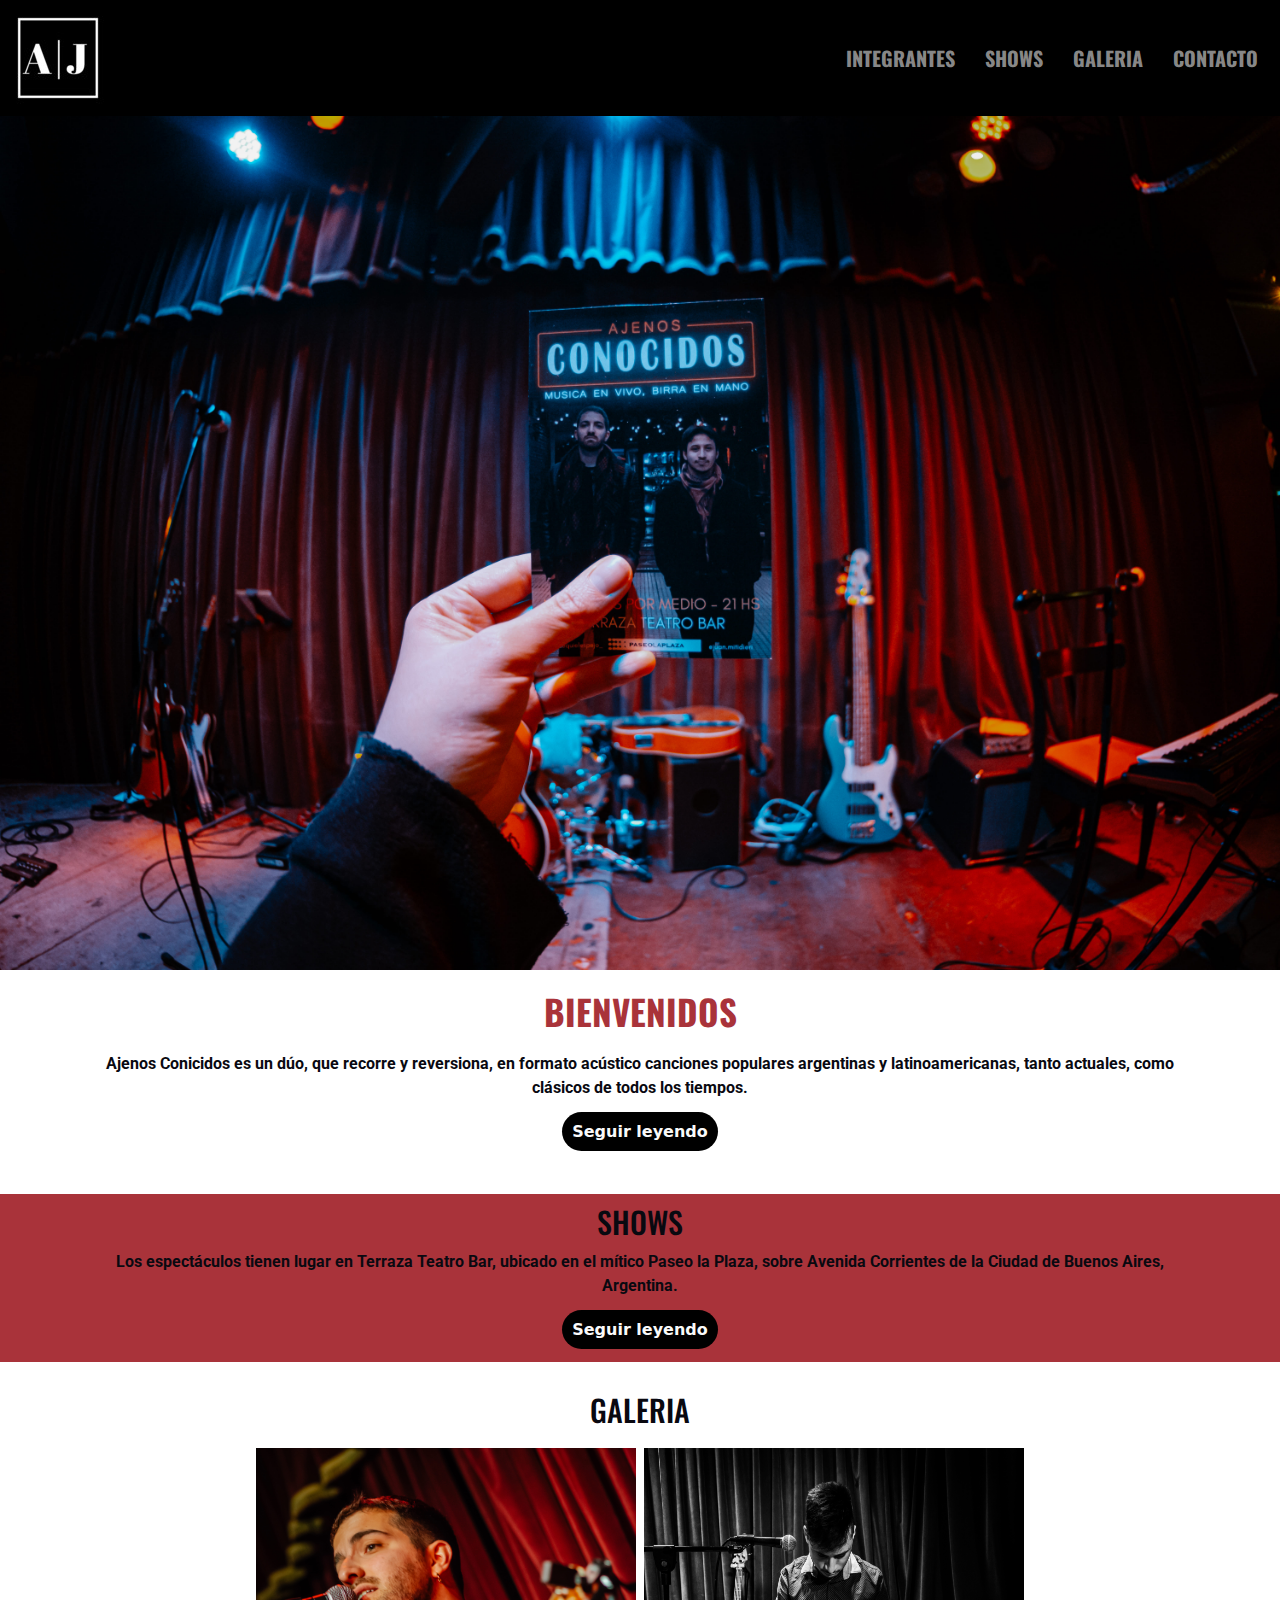
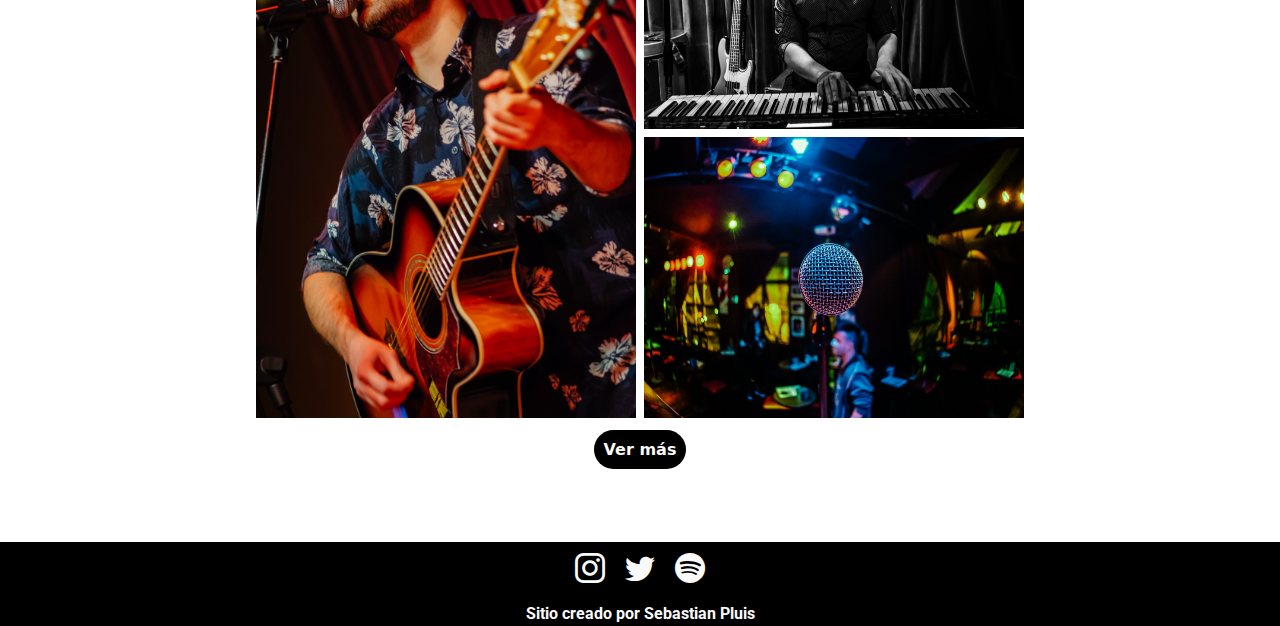
<file: index.html>
<!DOCTYPE html>
<html lang="es">
<head>
    <meta charset="UTF-8">
    <meta http-equiv="X-UA-Compatible" content="IE=edge">
    <meta name="viewport" content="width=device-width, initial-scale=1.0">
    <!--AGREGANDO LOS META DE SEO-->
    <meta name="description" content="AJENOS CONOCIDOS, duo que reversiona en formato acustico canciones populares.">
    <meta name="keywords" content="musica, shows, canciones populares, acustico, arte, cultura, entretenimiento, buenos aires, argentina, bar, avenida corrientes, noche porteña">
    <title>Ajenos Conocidos - Home</title>
    <link rel="stylesheet" href="https://cdn.jsdelivr.net/npm/bootstrap-icons@1.7.0/font/bootstrap-icons.css">
    <link rel="stylesheet" href="css/bootstrap.css">
    <link rel="preconnect" href="https://fonts.googleapis.com">
    <link rel="preconnect" href="https://fonts.gstatic.com" crossorigin>
    <link href="https://fonts.googleapis.com/css2?family=Oswald&family=Roboto:wght@300&display=swap" rel="stylesheet">
    <link rel="stylesheet" href="css/style.css">
</head>
<body>
    
    <!-- HEADER CON NAVBAR ADENTRO-->
    <header>
        <nav class="navbar navbar-expand-lg navbar-dark bg-negro">
            <div class="container-fluid bg-negro">
                <a class="navbar-brand" href="index.html">
                    <img src="imagenes/logo.jpg" alt="Logo de la banda" class="logo">
                </a>
                <button class="navbar-toggler" type="button" data-bs-toggle="collapse" data-bs-target="#navbarNav" aria-controls="navbarNav" aria-expanded="false" aria-label="Toggle navigation">
                    <span class="navbar-toggler-icon"></span>
                </button>
                <div class="collapse navbar-collapse justify-content-end" id="navbarNav">
                    <ul class="navbar-nav">
                        <li class="nav-item">
                            <a class="nav-link text-uppercase fuenteNav" aria-current="page" href="paginas/integrantes.html">integrantes</a>
                         </li>
                         <li class="nav-item">
                            <a class="nav-link text-uppercase fuenteNav" href="paginas/shows.html">shows</a>
                        </li>
                        <li class="nav-item">
                            <a class="nav-link text-uppercase fuenteNav" href="paginas/galeria.html">galeria</a>
                        </li>
                        <li class="nav-item">
                            <a class="nav-link text-uppercase fuenteNav" href="paginas/contacto.html">contacto</a>
                        </li>
                    </ul>
                </div>
            </div>
        </nav>
    </header>
    <main>
        
        <!--PORTADA-->
        <section class="portada">
            <img src="imagenes/· AC · (1) (1).jpg" alt="Mano sosteniendo flyer de la banda, con escenario de fondo" class="width-10">    
        </section>

        <!--BIENVENIDA-->
        <section class="bienvenida">
            <h1>bienvenidos</h1>
            <div class="container">
                <p>
                    Ajenos Conicidos es un dúo, que recorre y reversiona, en formato acústico canciones populares argentinas y latinoamericanas, tanto actuales, como clásicos de todos los tiempos.
                </p>
                <div class="contenedorBoton text-center">
                    <a href="paginas/integrantes.html" class="boton">Seguir leyendo</a>
                </div>    
        </section>

        <!--SHOWS-->
        <section class="shows">
            <div>
                <h2>shows</h2>
            </div> 
            <div class="container">  
                <p>
                    Los espectáculos tienen lugar en Terraza Teatro Bar, ubicado en el mítico Paseo la Plaza, sobre Avenida Corrientes de la Ciudad de Buenos Aires, Argentina.
                </p>
            </div> 
            <div class="contenedorBoton text-center">
                <a href="paginas/shows.html" class="boton">Seguir leyendo</a>
            </div>   
        </section>  
        
        <!--GALERIA-->
        <section class="galeria">
            <h2>galeria</h2>
            <div class="indexGrid">
                <div class="indexPhoto1">
                    <img src="imagenes/· AC · (26).jpg" alt="Ezequiel Espejo, cantando y tocando la guitarra." class="width-10 height-10">
                </div>
                <div class="indexPhoto2">
                    <img src="imagenes/· AC · (17).jpg" alt="Juan Mitidieri, tocando el teclado en blanco y negro." class="width-10 height-10">
                </div>
                <div class="indexPhoto3">
                    <img src="imagenes/· AC · (2).jpg" alt="Microfono desde el punto de vista del cantante." class="width-10 height-10">
                </div>
            </div>
            <div class="contenedorBoton text-center">
                <a href="paginas/galeria.html" class="boton">Ver más</a>
            </div>   
        </section>

        <!--FOOTER-->
        <footer class="footer">
            <div class="contenedorIconos">
                <a href="https://www.instagram.com/ajenosconocidos/" target="_blank"><i class="bi bi-instagram"></i></a>
                <a href="https://twitter.com/ajenosconocidos" target="_blank"><i class="bi bi-twitter"></i></a>
                <a href="
                https://open.spotify.com/playlist/6RO5xr6jkW8BXF67w34TQd?si=HBJN0vfKRtqxQy8bPE-Ofg&utm_source=whatsapp" target="_blank"><i class="bi bi-spotify"></i></a>
            </div>
            <div class="footerTexto">
                <p>
                    Sitio creado por Sebastian Pluis
                </p>
            </div>
        </footer>
    </main>    
    <script src="js/bootstrap.js"></script>
</body>
</html>
</file>
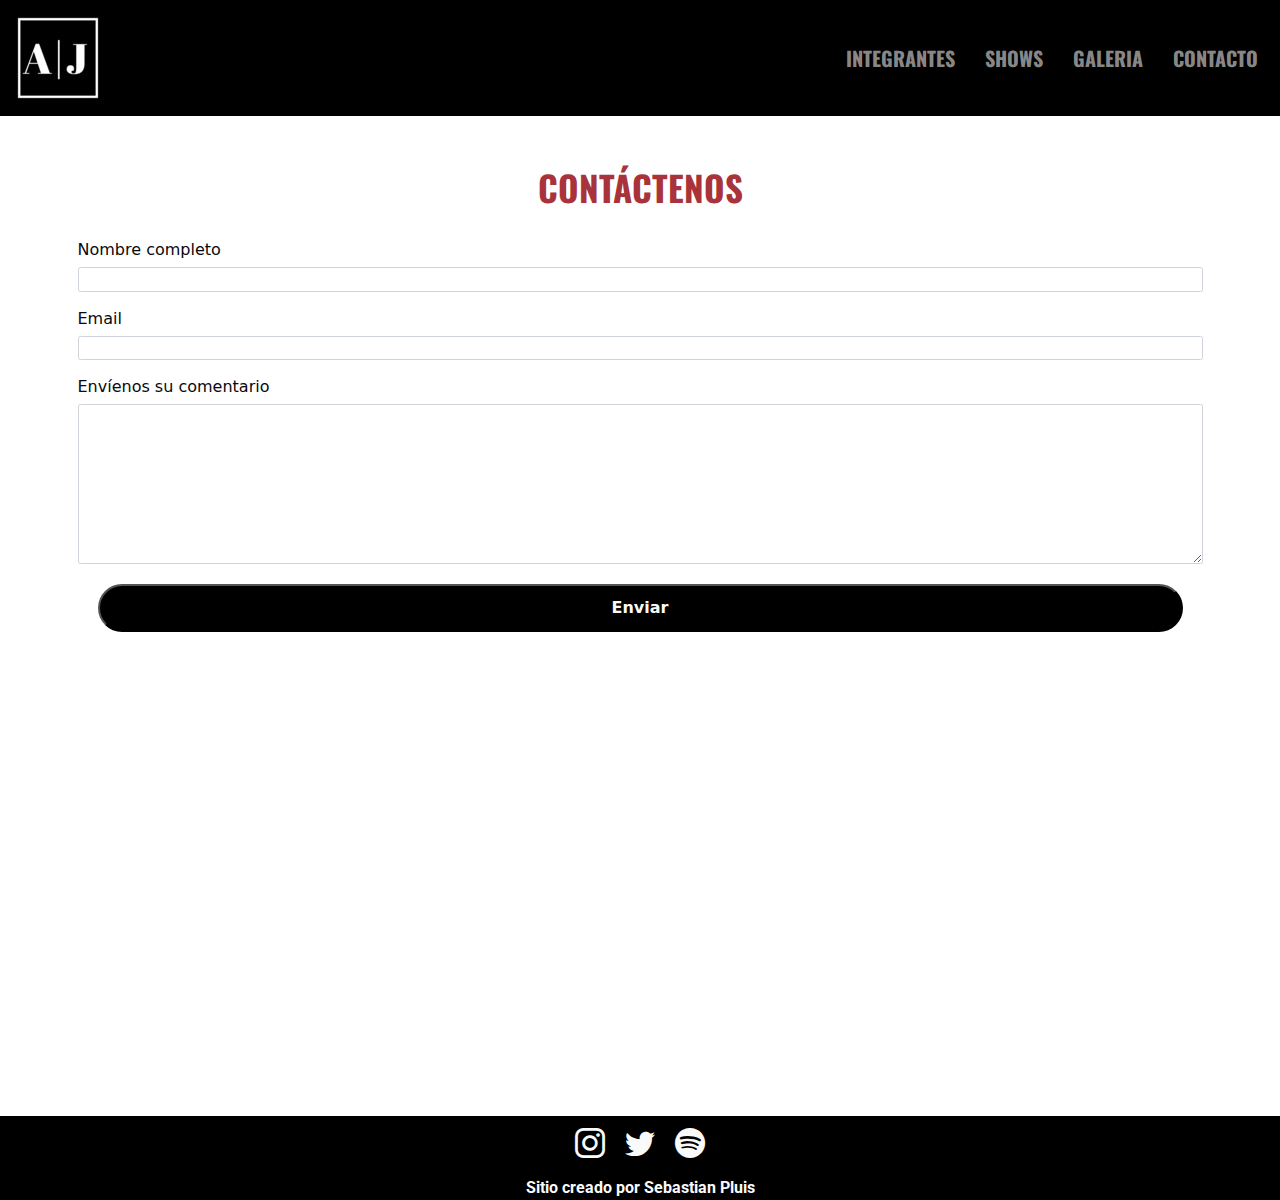
<file: paginas/contacto.html>
<!DOCTYPE html>
<html lang="es">
<head>
    <meta charset="UTF-8">
    <meta http-equiv="X-UA-Compatible" content="IE=edge">
    <meta name="viewport" content="width=device-width, initial-scale=1.0">
    <!--AGREGANDO LOS META DE SEO-->
    <meta name="description" content="AJENOS CONOCIDOS, póngase en contacto con nosotros.">
    <meta name="keywords" content="musica, shows, canciones populares, acustico, integrantes, banda, arte, cultura, contacto, contrataciones, comentarios">
    <title>Ajenos Conocidos - Contacto</title>
    <link rel="stylesheet" href="https://cdn.jsdelivr.net/npm/bootstrap-icons@1.7.0/font/bootstrap-icons.css">
    <link rel="stylesheet" href="../css/bootstrap.css">
    <link rel="preconnect" href="https://fonts.googleapis.com">
    <link rel="preconnect" href="https://fonts.gstatic.com" crossorigin>
    <link href="https://fonts.googleapis.com/css2?family=Oswald&family=Roboto:wght@300&display=swap" rel="stylesheet">
    <link rel="stylesheet" href="../css/style.css">
    <link
    rel="stylesheet"
    href="https://cdnjs.cloudflare.com/ajax/libs/animate.css/4.1.1/animate.min.css">
</head>
<body>

    <!-- HEADER CON NAVBAR ADENTRO-->
    <header>
        <nav class="navbar navbar-expand-lg navbar-dark bg-negro">
            <div class="container-fluid bg-negro">
                <a class="navbar-brand" href="../index.html">
                    <img src="../imagenes/logo.jpg" alt="Logo de la banda">
                </a>
                <button class="navbar-toggler" type="button" data-bs-toggle="collapse" data-bs-target="#navbarNav" aria-controls="navbarNav" aria-expanded="false" aria-label="Toggle navigation">
                    <span class="navbar-toggler-icon"></span>
                </button>
                <div class="collapse navbar-collapse justify-content-end" id="navbarNav">
                    <ul class="navbar-nav">
                        <li class="nav-item">
                            <a class="nav-link text-uppercase fuenteNav" aria-current="page" href="../paginas/integrantes.html">integrantes</a>
                         </li>
                         <li class="nav-item">
                            <a class="nav-link text-uppercase fuenteNav" href="../paginas/shows.html">shows</a>
                        </li>
                        <li class="nav-item">
                            <a class="nav-link text-uppercase fuenteNav" href="../paginas/galeria.html">galeria</a>
                        </li>
                        <li class="nav-item">
                            <a class="nav-link text-uppercase fuenteNav" href="../paginas/contacto.html">contacto</a>
                        </li>
                    </ul>
                </div>
            </div>
        </nav>
    </header>
    <main>

        <!--CONTENEDOR GENERAL DE LA PAGINA-->
        <div class="container heightVh-10">
            
            <!--TITULO-->
            <section>
                <h1 class="text-center pt-5 mb-5">contáctenos</h1>
            </section>    

            <!--FORMULARIO-->
            <section>
                <div class="row">
                    <div class="col-12">
                        <form action="#">
                            <div class="mb-4">
                                <label for="fullName" class="form-label">Nombre completo</label>
                                <input type="text" name="fullName" id="fullName" class="form-control" required>
                            </div>
                            <div class="mb-4">
                                <label for="email" class="form-label">Email</label>
                                <input type="email" name="email" id="email" class="form-control" required>
                            </div>
                            <div class="mb-4">
                                <label for="comentario" class="form-label">Envíenos su comentario</label>
                                <textarea name="comentario" id="comentario" cols="30" rows="10" class="form-control"></textarea>
                            </div>
                            <div class="d-grid contenedorBoton">
                                <button type="submit" class="boton">Enviar</button>
                            </div>
                        </form>
                    </div>
                </div>
            </section>    
        </div>
    </main>
    
    <!--FOOTER-->
    <footer class="footer">
        <div class="contenedorIconos">
            <a href="https://www.instagram.com/ajenosconocidos/" target="_blank"><i class="bi bi-instagram"></i></a>
            <a href="https://twitter.com/ajenosconocidos" target="_blank"><i class="bi bi-twitter"></i></a>
            <a href="
            https://open.spotify.com/playlist/6RO5xr6jkW8BXF67w34TQd?si=HBJN0vfKRtqxQy8bPE-Ofg&utm_source=whatsapp" target="_blank"><i class="bi bi-spotify"></i></a>
        </div>
        <div class="footerTexto">
            <p>
                Sitio creado por Sebastian Pluis
            </p>
        </div>
    </footer>
    <script src="../js/bootstrap.js"></script>
</body>
</html>
</file>
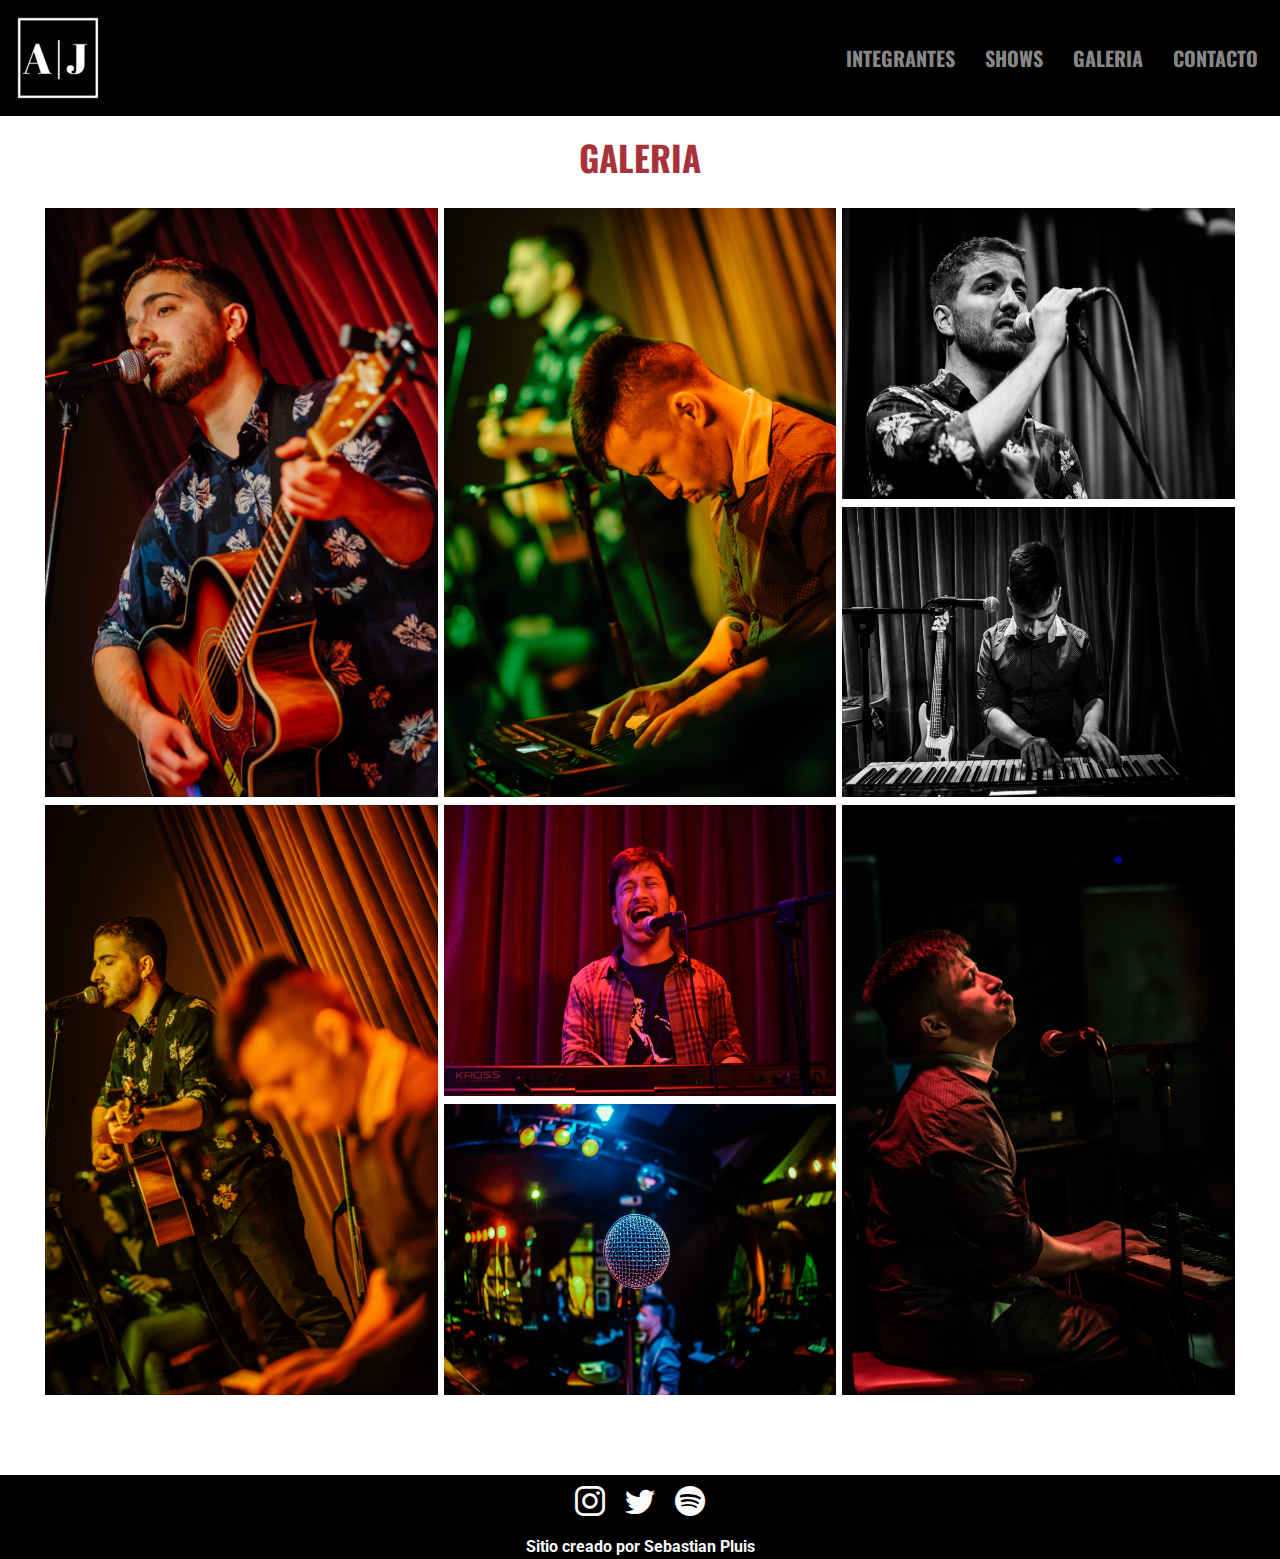
<file: paginas/galeria.html>
<!DOCTYPE html>
<html lang="es">
<head>
    <meta charset="UTF-8">
    <meta http-equiv="X-UA-Compatible" content="IE=edge">
    <meta name="viewport" content="width=device-width, initial-scale=1.0">
    <!--AGREGANDO LOS META DE SEO-->
    <meta name="description" content="AJENOS CONOCIDOS, sus mejores fotos.">
    <meta name="keywords" content="musica, shows, canciones populares, acustico, integrantes, banda, fotos, fotografia, galeria">
    <title>Ajenos Conocidos - Galeria</title>
    <link rel="stylesheet" href="https://cdn.jsdelivr.net/npm/bootstrap-icons@1.7.0/font/bootstrap-icons.css">
    <link rel="stylesheet" href="../css/bootstrap.css">
    <link rel="preconnect" href="https://fonts.googleapis.com">
    <link rel="preconnect" href="https://fonts.gstatic.com" crossorigin>
    <link href="https://fonts.googleapis.com/css2?family=Oswald&family=Roboto:wght@300&display=swap" rel="stylesheet">
    <link rel="stylesheet" href="../css/style.css">
</head>
<body>
   <!-- HEADER CON NAVBAR ADENTRO-->
   <header>
        <nav class="navbar navbar-expand-lg navbar-dark bg-negro">
            <div class="container-fluid bg-negro">
                <a class="navbar-brand" href="../index.html">
                    <img src="../imagenes/logo.jpg" alt="Logo de la banda">
                </a>
                <button class="navbar-toggler" type="button" data-bs-toggle="collapse" data-bs-target="#navbarNav" aria-controls="navbarNav" aria-expanded="false" aria-label="Toggle navigation">
                    <span class="navbar-toggler-icon"></span>
                </button>
                <div class="collapse navbar-collapse justify-content-end" id="navbarNav">
                    <ul class="navbar-nav">
                        <li class="nav-item">
                            <a class="nav-link text-uppercase fuenteNav" aria-current="page" href="../paginas/integrantes.html">integrantes</a>
                        </li>
                        <li class="nav-item">
                            <a class="nav-link text-uppercase fuenteNav" href="../paginas/shows.html">shows</a>
                        </li>
                        <li class="nav-item">
                            <a class="nav-link text-uppercase fuenteNav" href="../paginas/galeria.html">galeria</a>
                        </li>
                        <li class="nav-item">
                            <a class="nav-link text-uppercase fuenteNav" href="../paginas/contacto.html">contacto</a>
                        </li>
                    </ul>
                </div>
            </div>
        </nav>
    </header>
    <main>

        <!--TITULO-->
        <section>
            <h1>galeria</h1>
        </section>

        <!--GALERIA HECHA CON GRID-->
        <section>
            <div class="grid gallery">
                <div class="item1">
                    <img src="../imagenes/· AC · (12).jpg" alt="Ezequiel Espejo cantando, imagen en blanco y negro." class="width-10 height-10">
                </div>
                <div class="item2">
                    <img src="../imagenes/· AC · (17).jpg" alt="Juan Mitidieri tocando el teclado, imagen en blanco y negro." class="width-10 height-10">
                </div>
                <div class="item3">
                    <img src="../imagenes/· AC · (2).jpg" alt="Microfono desde el punto de vista del cantante." class="width-10 height-10">
                </div>
                <div class="item4">
                    <img src="../imagenes/· AC · (20).jpg" alt="Juan Mitidieri en el escenario, de fondo Ezequiel Espejo desenfocado." class="width-10 height-10">
                </div>
                <div class="item5">
                    <img src="../imagenes/· AC · (21).jpg" alt="Adelante Juan Mitidieri desenfocado, de fondo Ezequiel Espejo cantando con la guitarra." class="width-10 height-10">
                </div>
                <div class="item6">
                    <img src="../imagenes/· AC · (26).jpg" alt="Ezequiel Espejo, cantando y tocando la guitarra." class="width-10 height-10">
                </div>
                <div class="item7">
                    <img src="../imagenes/· AC · (28).jpg" alt="Juan Mitidieri de costado tocando el teclado y cantando." class="width-10 height-10">
                </div>
                <div class="item8">
                    <img src="../imagenes/PHOTO-2021-11-30-16-20-47 (2) (1).jpg" alt="Ezequiel y Juan en el escenario con telon de fondo." class="width-10 height-10">
                </div>
            </div>
        </section>
    </main> 

    <!--FOOTER-->
    <footer class="footer">
        <div class="contenedorIconos">
            <a href="https://www.instagram.com/ajenosconocidos/" target="_blank"><i class="bi bi-instagram"></i></a>
            <a href="https://twitter.com/ajenosconocidos" target="_blank"><i class="bi bi-twitter"></i></a>
            <a href="
            https://open.spotify.com/playlist/6RO5xr6jkW8BXF67w34TQd?si=HBJN0vfKRtqxQy8bPE-Ofg&utm_source=whatsapp" target="_blank"><i class="bi bi-spotify"></i></a>
        </div>
        <div class="footerTexto">
            <p>
                Sitio creado por Sebastian Pluis
            </p>
        </div>
    </footer>
    <script src="../js/bootstrap.js"></script>   
</body>
</html>
</file>
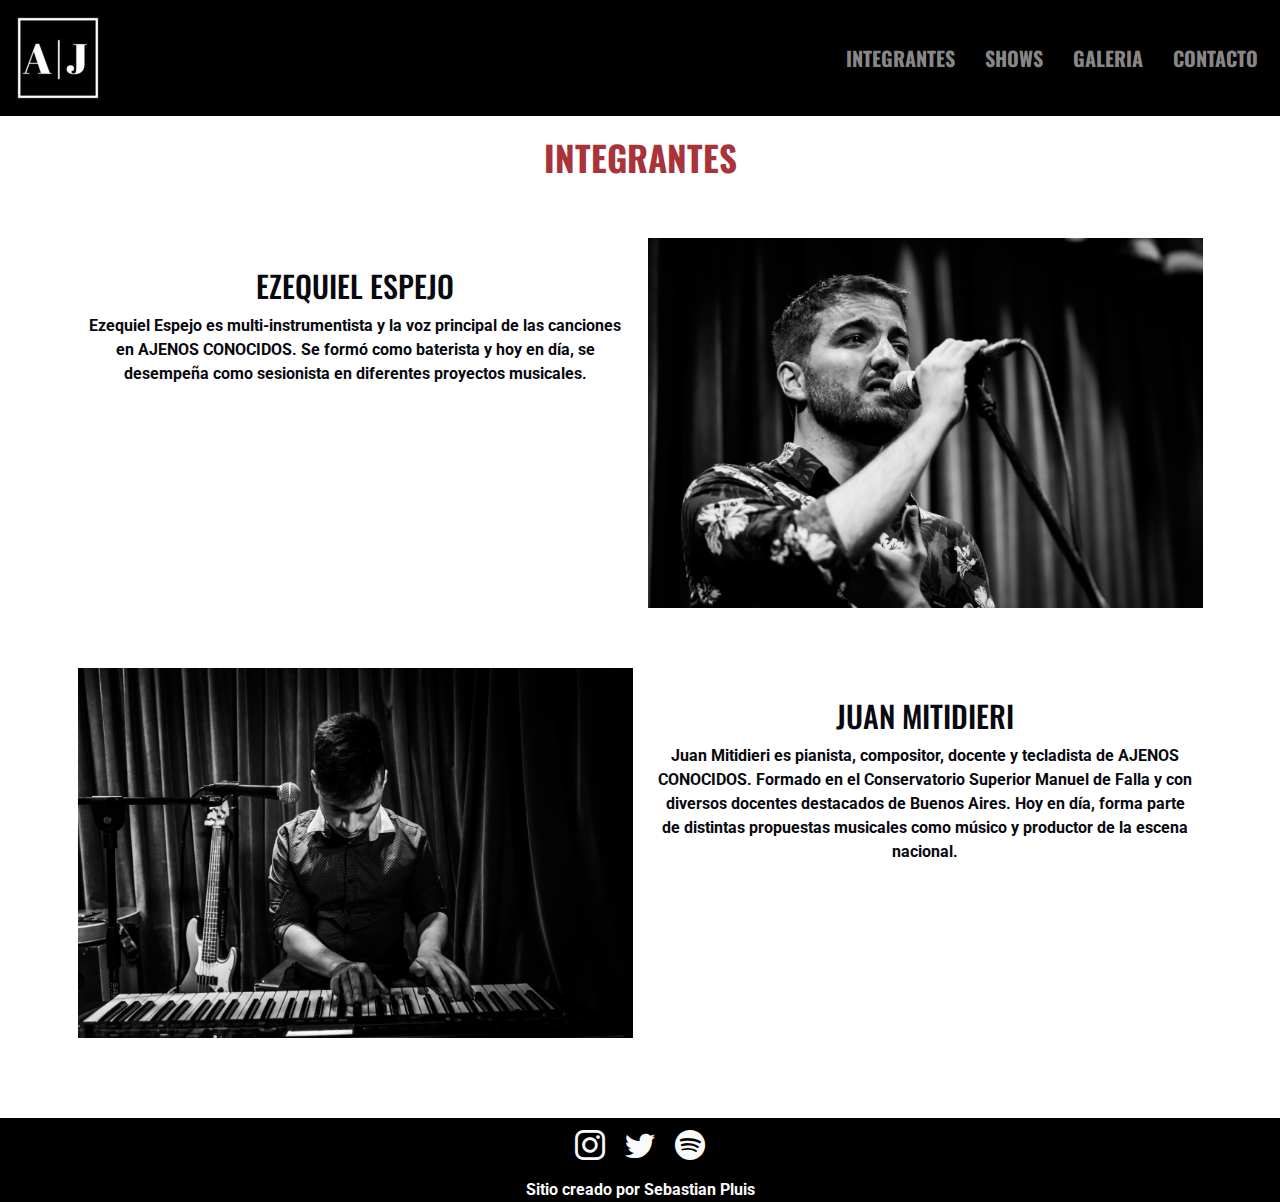
<file: paginas/integrantes.html>
<!DOCTYPE html>
<html lang="es">
<head>
    <meta charset="UTF-8">
    <meta http-equiv="X-UA-Compatible" content="IE=edge">
    <meta name="viewport" content="width=device-width, initial-scale=1.0">
    <!--AGREGANDO LOS META DE SEO-->
    <meta name="description" content="AJENOS CONOCIDOS, conoce más sobre sus integrantes.">
    <meta name="keywords" content="musica, shows, canciones populares, acustico, integrantes, banda, arte, cultura, entretenimiento, buenos aires, argentina, bar, avenida corrientes, baterista, tecladista">
    <title>Ajenos Conocidos - Integrantes</title>
    <link rel="stylesheet" href="https://cdn.jsdelivr.net/npm/bootstrap-icons@1.7.0/font/bootstrap-icons.css">
    <link rel="stylesheet" href="../css/bootstrap.css">
    <link rel="preconnect" href="https://fonts.googleapis.com">
    <link rel="preconnect" href="https://fonts.gstatic.com" crossorigin>
    <link href="https://fonts.googleapis.com/css2?family=Oswald&family=Roboto:wght@300&display=swap" rel="stylesheet">
    <link rel="stylesheet" href="../css/style.css">
</head>
<body>
   <!-- HEADER CON NAVBAR ADENTRO-->
   <header>
        <nav class="navbar navbar-expand-lg navbar-dark bg-negro">
            <div class="container-fluid bg-negro">
                <a class="navbar-brand" href="../index.html">
                    <img src="../imagenes/logo.jpg" alt="Logo de la banda">
                </a>
                <button class="navbar-toggler" type="button" data-bs-toggle="collapse" data-bs-target="#navbarNav" aria-controls="navbarNav" aria-expanded="false" aria-label="Toggle navigation">
                    <span class="navbar-toggler-icon"></span>
                </button>
                <div class="collapse navbar-collapse justify-content-end" id="navbarNav">
                    <ul class="navbar-nav">
                        <li class="nav-item">
                            <a class="nav-link text-uppercase fuenteNav" aria-current="page" href="../paginas/integrantes.html">integrantes</a>
                        </li>
                        <li class="nav-item">
                            <a class="nav-link text-uppercase fuenteNav" href="../paginas/shows.html">shows</a>
                        </li>
                        <li class="nav-item">
                            <a class="nav-link text-uppercase fuenteNav" href="../paginas/galeria.html">galeria</a>
                        </li>
                        <li class="nav-item">
                            <a class="nav-link text-uppercase fuenteNav" href="../paginas/contacto.html">contacto</a>
                        </li>
                    </ul>
                </div>
            </div>
        </nav>
    </header>
    <main>

        <!--CONTENEDOR GENERAL DE LA PAGINA-->
        <div class="container">

            <!--TITULO-->
            <section>
                <h1>integrantes</h1>
            </section>

            <!--SECTION PRIMER INTEGRANTE-->
            <section class="row marginIntegrantes">
                <div class="col-12 col-lg-6">
                    <div class="col-12 mt-5">
                        <h2>ezequiel espejo</h2>
                    </div>
                    <div class="col-12">    
                        <p>
                            Ezequiel Espejo es multi-instrumentista y la voz principal de las canciones en AJENOS CONOCIDOS.
                            Se formó como baterista y hoy en día, se desempeña como sesionista en diferentes proyectos musicales.
                        </p>
                    </div>    
                </div>
                <div class="col-12 order-first order-lg-last col-lg-6">
                    <img src="../imagenes/· AC · (12).jpg" alt="Ezequiel Espejo cantando, imagen en blanco y negro." class="width-10 img-fluid">
                </div>
            </section>

            <!--SECTION SEGUNDO INTEGRANTE-->
            <section class="row marginIntegrantes">
                <div class="col-12 order-first order-lg-last col-lg-6">
                    <img src="../imagenes/· AC · (17).jpg" alt="Juan Mitidieri tocando el teclado, imegen en blanco y negro." class="width-10 img-fluid">
                </div>
                <div class="col-12 col-lg-6 order-first order-lg-last">
                    <div class="col-12 mt-5">
                        <h2>juan mitidieri</h2>
                    </div> 
                    <div class="col-12">  
                        <p>
                            Juan Mitidieri es pianista, compositor, docente y tecladista de AJENOS CONOCIDOS. Formado en el Conservatorio Superior Manuel de Falla y con diversos docentes destacados de Buenos Aires. Hoy en día, forma parte de distintas propuestas musicales como músico y productor de la escena nacional.
                        </p>
                    </div> 
                </div>
           </section>
        </div>
    </main> 
       
    <!--FOOTER-->
    <footer class="footer">
        <div class="contenedorIconos">
            <a href="https://www.instagram.com/ajenosconocidos/" target="_blank"><i class="bi bi-instagram"></i></a>
            <a href="https://twitter.com/ajenosconocidos" target="_blank"><i class="bi bi-twitter"></i></a>
            <a href="
            https://open.spotify.com/playlist/6RO5xr6jkW8BXF67w34TQd?si=HBJN0vfKRtqxQy8bPE-Ofg&utm_source=whatsapp" target="_blank"><i class="bi bi-spotify"></i></a>
        </div>
        <div class="footerTexto">
            <p>
                Sitio creado por Sebastian Pluis
            </p>
        </div>
    </footer>
 <script src="../js/bootstrap.js"></script>
</body>
</html>
</file>
<file: css/style.css>
.width-1 {
  width: 10%;
}

.width-2 {
  width: 20%;
}

.width-3 {
  width: 30%;
}

.width-4 {
  width: 40%;
}

.width-5 {
  width: 50%;
}

.width-6 {
  width: 60%;
}

.width-7 {
  width: 70%;
}

.width-8 {
  width: 80%;
}

.width-9 {
  width: 90%;
}

.width-10 {
  width: 100%;
}

.height-1 {
  height: 10%;
}

.height-2 {
  height: 20%;
}

.height-3 {
  height: 30%;
}

.height-4 {
  height: 40%;
}

.height-5 {
  height: 50%;
}

.height-6 {
  height: 60%;
}

.height-7 {
  height: 70%;
}

.height-8 {
  height: 80%;
}

.height-9 {
  height: 90%;
}

.height-10 {
  height: 100%;
}

.heightVh-1 {
  height: 10vh;
}

.heightVh-2 {
  height: 20vh;
}

.heightVh-3 {
  height: 30vh;
}

.heightVh-4 {
  height: 40vh;
}

.heightVh-5 {
  height: 50vh;
}

.heightVh-6 {
  height: 60vh;
}

.heightVh-7 {
  height: 70vh;
}

.heightVh-8 {
  height: 80vh;
}

.heightVh-9 {
  height: 90vh;
}

.heightVh-10 {
  height: 100vh;
}

h1 {
  font-size: 3.5rem;
}

h2 {
  font-size: 3rem;
}

h3 {
  font-size: 2.5rem;
}

h1 {
  text-align: center;
}

h2 {
  text-align: center;
}

h3 {
  text-align: center;
}

/*PISANDO BOOTSTRAP*/
.bg-negro {
  background: #000000;
}

.fuenteNav {
  font-family: "Oswald", sans-serif;
  color: #fafafa;
  font-size: 2rem;
  font-weight: bold;
  padding: 1rem;
  margin: 1rem;
}

html {
  font-size: 62.5%;
}

body {
  font-size: 1.6rem;
  color: #090910;
}

h1 {
  color: #A9333A;
  text-transform: uppercase;
  margin: 2rem;
  font-family: "Oswald", sans-serif;
  font-weight: bold;
}

h2 {
  color: #090910;
  text-transform: uppercase;
  margin: 1rem;
  font-family: "Oswald", sans-serif;
  /*font-weight: bold;*/
}

p {
  color: #090910;
  text-align: center;
  font-family: "Roboto", sans-serif;
  line-height: 1.5;
  font-weight: bold;
  margin: 0 1rem;
}

/*SHOWS*/
.shows {
  background: #A9333A;
  margin-top: 5rem;
  display: -webkit-box;
  display: -ms-flexbox;
  display: flex;
  -webkit-box-orient: vertical;
  -webkit-box-direction: normal;
      -ms-flex-flow: column wrap;
          flex-flow: column wrap;
  -webkit-box-pack: center;
      -ms-flex-pack: center;
          justify-content: center;
}

/*GALERIA INDEX*/
.galeria {
  margin-top: 3rem;
}

.galeria h2 {
  margin-bottom: 2rem;
}

.galeria .indexGrid {
  display: -ms-grid;
  display: grid;
  width: 60%;
  margin: 2rem auto;
  -ms-grid-columns: (1fr)[4];
      grid-template-columns: repeat(4, 1fr);
  -ms-grid-rows: (1fr)[4];
      grid-template-rows: repeat(4, 1fr);
  grid-column-gap: .8rem;
  grid-row-gap: .8rem;
      grid-template-areas: "foto1 foto1 foto2 foto2" "foto1 foto1 foto2 foto2" "foto1 foto1 foto3 foto3" "foto1 foto1 foto3 foto3";
}

.galeria .indexGrid .indexPhoto1 {
  -ms-grid-row: 1;
  -ms-grid-row-span: 4;
  -ms-grid-column: 1;
  -ms-grid-column-span: 2;
  grid-area: foto1;
}

.galeria .indexGrid .indexPhoto2 {
  -ms-grid-row: 1;
  -ms-grid-row-span: 2;
  -ms-grid-column: 3;
  -ms-grid-column-span: 2;
  grid-area: foto2;
}

.galeria .indexGrid .indexPhoto3 {
  -ms-grid-row: 3;
  -ms-grid-row-span: 2;
  -ms-grid-column: 3;
  -ms-grid-column-span: 2;
  grid-area: foto3;
}

/*FOOTER*/
.footer {
  margin-top: 8rem;
  margin-bottom: 0;
  background: #000000;
  color: #fafafa;
  display: -webkit-box;
  display: -ms-flexbox;
  display: flex;
  -webkit-box-orient: vertical;
  -webkit-box-direction: normal;
      -ms-flex-flow: column wrap;
          flex-flow: column wrap;
  -webkit-box-pack: center;
      -ms-flex-pack: center;
          justify-content: center;
  -webkit-box-align: center;
      -ms-flex-align: center;
          align-items: center;
}

.footer .footerTexto {
  padding-top: 1rem;
}

.footer .footerTexto p {
  color: #fafafa;
}

.marginIntegrantes {
  margin-top: 6rem;
}

.contenedorBoton {
  margin: 2rem;
}

.contenedorBoton .boton {
  background: #000000;
  color: #fafafa;
  font-weight: bold;
  padding: 1rem;
  border-radius: 5rem;
  min-width: 50%;
  text-decoration: none;
}

.contenedorBoton .boton:hover {
  background: #fafafa;
  color: #000000;
  border: 1px solid #000000;
}

.contenedorIconos {
  padding-top: .5rem;
  width: 100%;
  display: -webkit-box;
  display: -ms-flexbox;
  display: flex;
  -webkit-box-orient: horizontal;
  -webkit-box-direction: normal;
      -ms-flex-flow: row wrap;
          flex-flow: row wrap;
  -webkit-box-pack: center;
      -ms-flex-pack: center;
          justify-content: center;
}

.contenedorIconos i {
  padding: 1rem;
  font-size: 3rem;
  color: #fafafa;
}

.contenedorIconos a {
  color: #fafafa;
}

.contenedorIconos a:visited {
  color: #fafafa;
}

.entradas {
  margin-top: 5rem;
  margin-bottom: 5rem;
}

.gallery {
  display: -ms-grid;
  display: grid;
  width: 93%;
  margin: 3rem auto;
  -ms-grid-columns: (1fr)[9];
      grid-template-columns: repeat(9, 1fr);
  -ms-grid-rows: (1fr)[8];
      grid-template-rows: repeat(8, 1fr);
  grid-column-gap: 0.6rem;
  grid-row-gap: 0.8rem;
      grid-template-areas: "f6 f6 f6 f4 f4 f4 f1 f1 f1" "f6 f6 f6 f4 f4 f4 f1 f1 f1" "f6 f6 f6 f4 f4 f4 f2 f2 f2" "f6 f6 f6 f4 f4 f4 f2 f2 f2" "f5 f5 f5 f8 f8 f8 f7 f7 f7" "f5 f5 f5 f8 f8 f8 f7 f7 f7" "f5 f5 f5 f3 f3 f3 f7 f7 f7" "f5 f5 f5 f3 f3 f3 f7 f7 f7";
}

.gallery .item1 {
  -ms-grid-row: 1;
  -ms-grid-row-span: 2;
  -ms-grid-column: 7;
  -ms-grid-column-span: 3;
  grid-area: f1;
}

.gallery .item2 {
  -ms-grid-row: 3;
  -ms-grid-row-span: 2;
  -ms-grid-column: 7;
  -ms-grid-column-span: 3;
  grid-area: f2;
}

.gallery .item3 {
  -ms-grid-row: 7;
  -ms-grid-row-span: 2;
  -ms-grid-column: 4;
  -ms-grid-column-span: 3;
  grid-area: f3;
}

.gallery .item4 {
  -ms-grid-row: 1;
  -ms-grid-row-span: 4;
  -ms-grid-column: 4;
  -ms-grid-column-span: 3;
  grid-area: f4;
}

.gallery .item5 {
  -ms-grid-row: 5;
  -ms-grid-row-span: 4;
  -ms-grid-column: 1;
  -ms-grid-column-span: 3;
  grid-area: f5;
}

.gallery .item6 {
  -ms-grid-row: 1;
  -ms-grid-row-span: 4;
  -ms-grid-column: 1;
  -ms-grid-column-span: 3;
  grid-area: f6;
}

.gallery .item7 {
  -ms-grid-row: 5;
  -ms-grid-row-span: 4;
  -ms-grid-column: 7;
  -ms-grid-column-span: 3;
  grid-area: f7;
}

.gallery .item8 {
  -ms-grid-row: 5;
  -ms-grid-row-span: 2;
  -ms-grid-column: 4;
  -ms-grid-column-span: 3;
  grid-area: f8;
}

.gallery div img:hover {
  opacity: .7;
}

/*GALERIA PARA TABLETS y celulares*/
@media only screen and (max-width: 768px) {
  .gallery {
    -ms-grid-columns: (1fr)[2];
        grid-template-columns: repeat(2, 1fr);
    -ms-grid-rows: (1fr)[6];
        grid-template-rows: repeat(6, 1fr);
        grid-template-areas: "f6 f4" "f6 f4" "f1 f2" "f8 f3" "f7 f5" "f7 f5";
  }
}
/*# sourceMappingURL=style.css.map */
</file>
